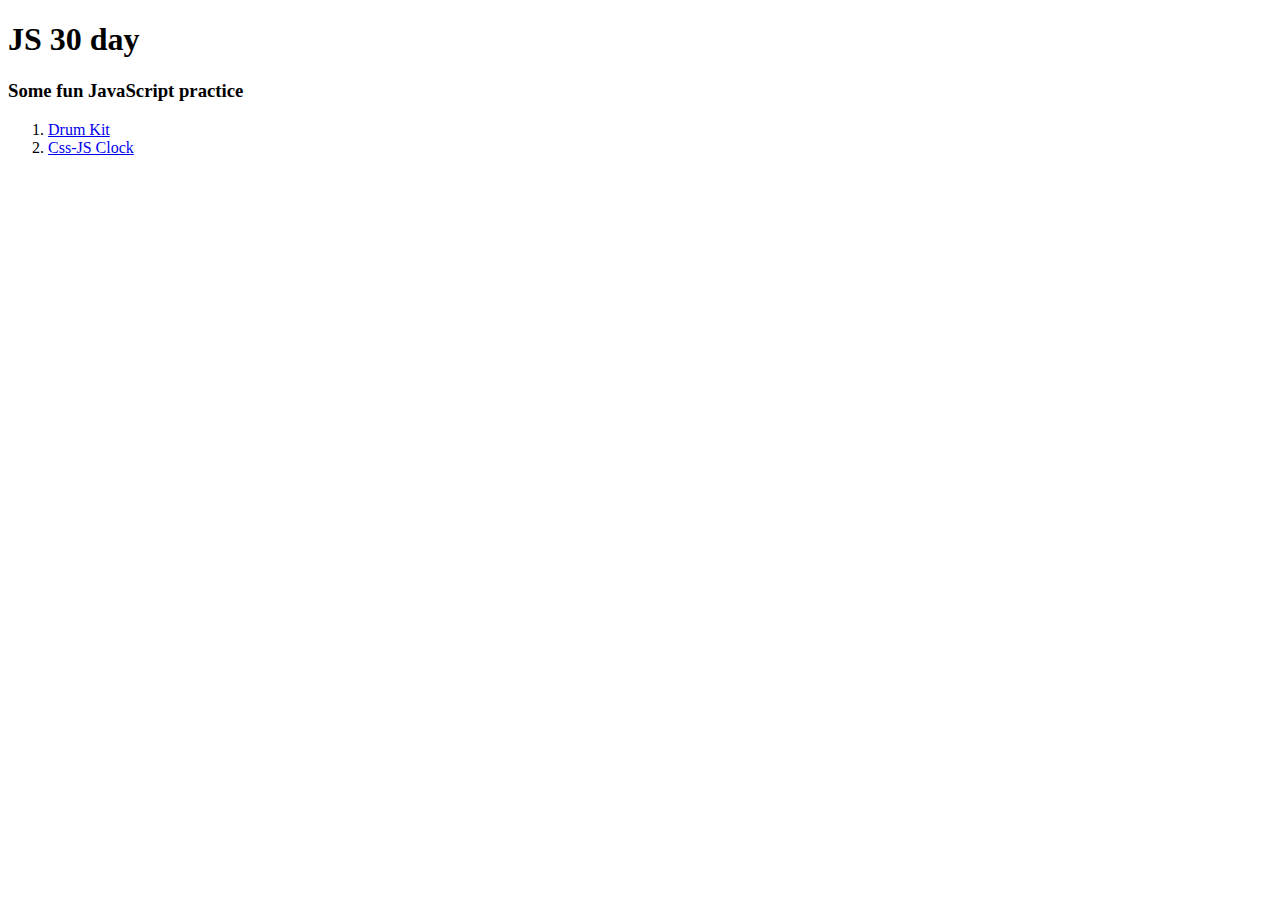
<file: src/index.html>
<!DOCTYPE html>
<html lang="en">
<head>
  <meta charset="UTF-8">
  <meta name="viewport" content="width=device-width, initial-scale=1.0">
  <meta http-equiv="X-UA-Compatible" content="ie=edge">
  <title>JS30day</title>
</head>
<body>
  <h1>JS 30 day</h1>
  <h3>Some fun JavaScript practice</h3>
  <ol>
    <li><a href="./js-01-drum-kit/js-01-drum-kit.html">Drum Kit</a></li>
    <li><a href="./js-02-clock/js-02-clock.html">Css-JS Clock</a></li>
  </ol>  
</body>
</html>
</file>
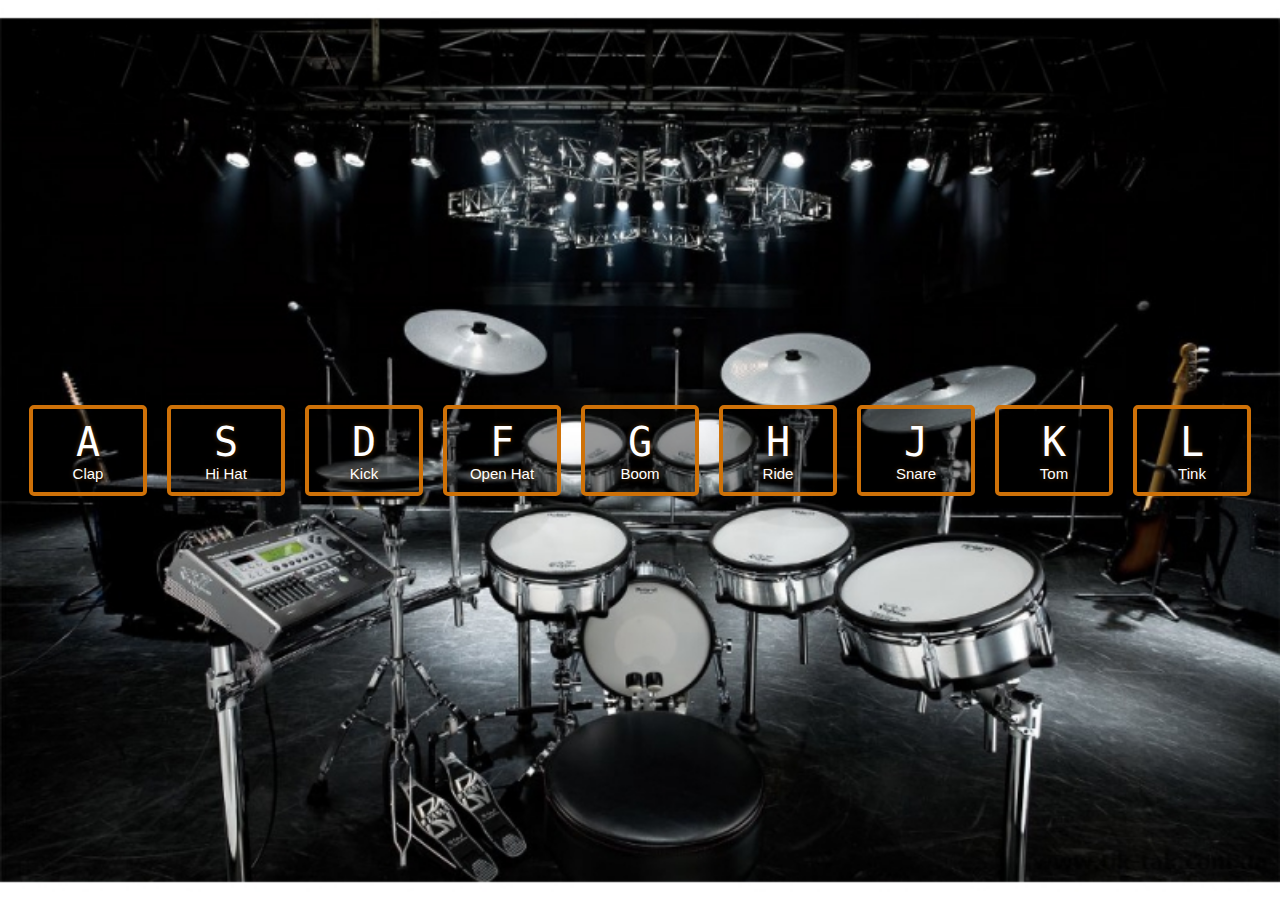
<file: src/js-01-drum-kit/js-01-drum-kit.html>
<!DOCTYPE html>
<html lang="en">
<head>
  <meta charset="UTF-8">
  <meta name="viewport" content="width=device-width, initial-scale=1.0">
  <meta http-equiv="X-UA-Compatible" content="ie=edge">
  <title>Drum Kit</title>
  <link rel="stylesheet" href="style-01.css">
</head>
<body>
  <div class="keys">
    <div data-key="65" class="key"><kbd>A</kbd><span>Clap</span></div>
    <div data-key="83" class="key"><kbd>S</kbd><span>Hi Hat</span></div>
    <div data-key="68" class="key"><kbd>D</kbd><span>Kick</span></div>
    <div data-key="70" class="key"><kbd>F</kbd><span>Open Hat</span></div>
    <div data-key="71" class="key"><kbd>G</kbd><span>Boom</span></div>
    <div data-key="72" class="key"><kbd>H</kbd><span>Ride</span></div>
    <div data-key="74" class="key"><kbd>J</kbd><span>Snare</span></div>
    <div data-key="75" class="key"><kbd>K</kbd><span>Tom</span></div>
    <div data-key="76" class="key"><kbd>L</kbd><span>Tink</span></div>
  </div>

  <audio data-key='65' src="sounds/clap.wav"></audio>
  <audio data-key='83' src="sounds/hihat.wav"></audio>
  <audio data-key='68' src="sounds/kick.wav"></audio>
  <audio data-key='70' src="sounds/openhat.wav"></audio>
  <audio data-key='71' src="sounds/boom.wav"></audio>
  <audio data-key='72' src="sounds/ride.wav"></audio>
  <audio data-key='74' src="sounds/snare.wav"></audio>
  <audio data-key='75' src="sounds/tom.wav"></audio>
  <audio data-key='76' src="sounds/tink.wav"></audio>

  <script src="script-01.js"></script>
</body>
</html>
</file>
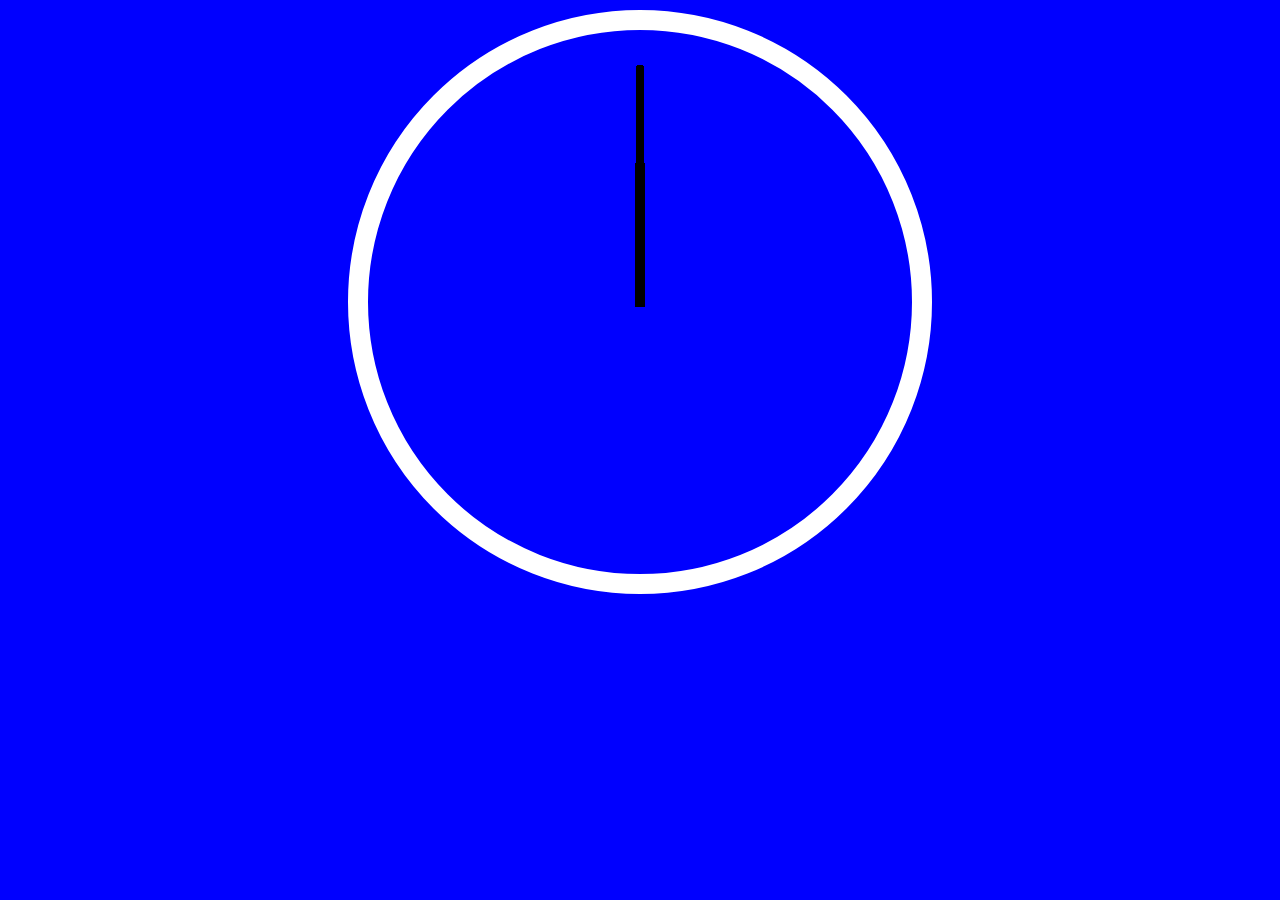
<file: src/js-02-clock/js-02-clock.html>
<!DOCTYPE html>
<html lang="en">
<head>
  <meta charset="UTF-8">
  <meta name="viewport" content="width=device-width, initial-scale=1.0">
  <meta http-equiv="X-UA-Compatible" content="ie=edge">
  <title>CSS-JS Clock</title>
  <link rel="stylesheet" href="style-02.css">
</head>
<body>
  <section class="clock">
    <div class="clock-face">
      <div class="hand hand-hour"></div>
      <div class="hand hand-min"></div>
      <div class="hand hand-sec"></div>
    </div>
  </section>

  <script src="script-02.js"></script>
</body>
</html>
</file>
<file: src/js-01-drum-kit/style-01.css>
html {
  font-size: 10px;
  background: url(../assets/img/drum-kit-800x600.jpg) center center;
  /* background: url(http://i.imgur.com/b9r5sEL.jpg) bottom center; */
  background-size: cover;
}

html, body {
  margin: 0;
  padding: 0;
  font-family: sans-serif;
}

.keys {
  /* background-color: grey; */
  display: flex;
  flex: 1;
  min-height: 100vh;
  align-items: center;
  justify-content: center;
}

.key {
  border: .4rem solid rgb(206, 113, 8);
  border-radius: .5rem;
  margin: 1rem;
  font-size: 1.5rem;
  padding: 1rem .5rem;
  transition: all .07s ease;
  width: 10rem;
  text-align: center;
  color: white;
  background: rgba(0,0,0,0.4);
  text-shadow: 0 0 .5rem rgb(83, 46, 3);
}

.playing {
  transform: scale(1.1);
  border-color: #ffc600;
  box-shadow: 0 0 1rem #ffc600;
}

kbd {
  display: block;
  font-size: 4rem;
}

.sound {
  font-size: 1.2rem;
  text-transform: uppercase;
  letter-spacing: .1rem;
  color: #ffc600;
}
</file>
<file: src/js-02-clock/style-02.css>
html {
  background-color: blue;
}

body {
  margin: 0;
}

.clock {
  margin: 10px auto;
  width: 30rem;
  height: 30rem;
  border: 20px solid white;
  border-radius: 50%;
  /* position: relative; */
  padding: 2rem;
}

.clock-face {
  position: relative;
  width: 100%;
  height: 100%;
}

.hand {
  width: 50%;
  height: 6px;
  background: black;
  position: absolute;
  top: 50%;
  transform-origin: 100%;
  transform: rotate(90deg);
  transition: all .05s;
  transition-timing-function: cubic-bezier(0.52, 2.48, 0.58, 1);
}

.hand-hour {
  width: 30%;
  height: 10px;
  left: 20%;
}

.hand-min {
  height: 8px;
}
</file>
